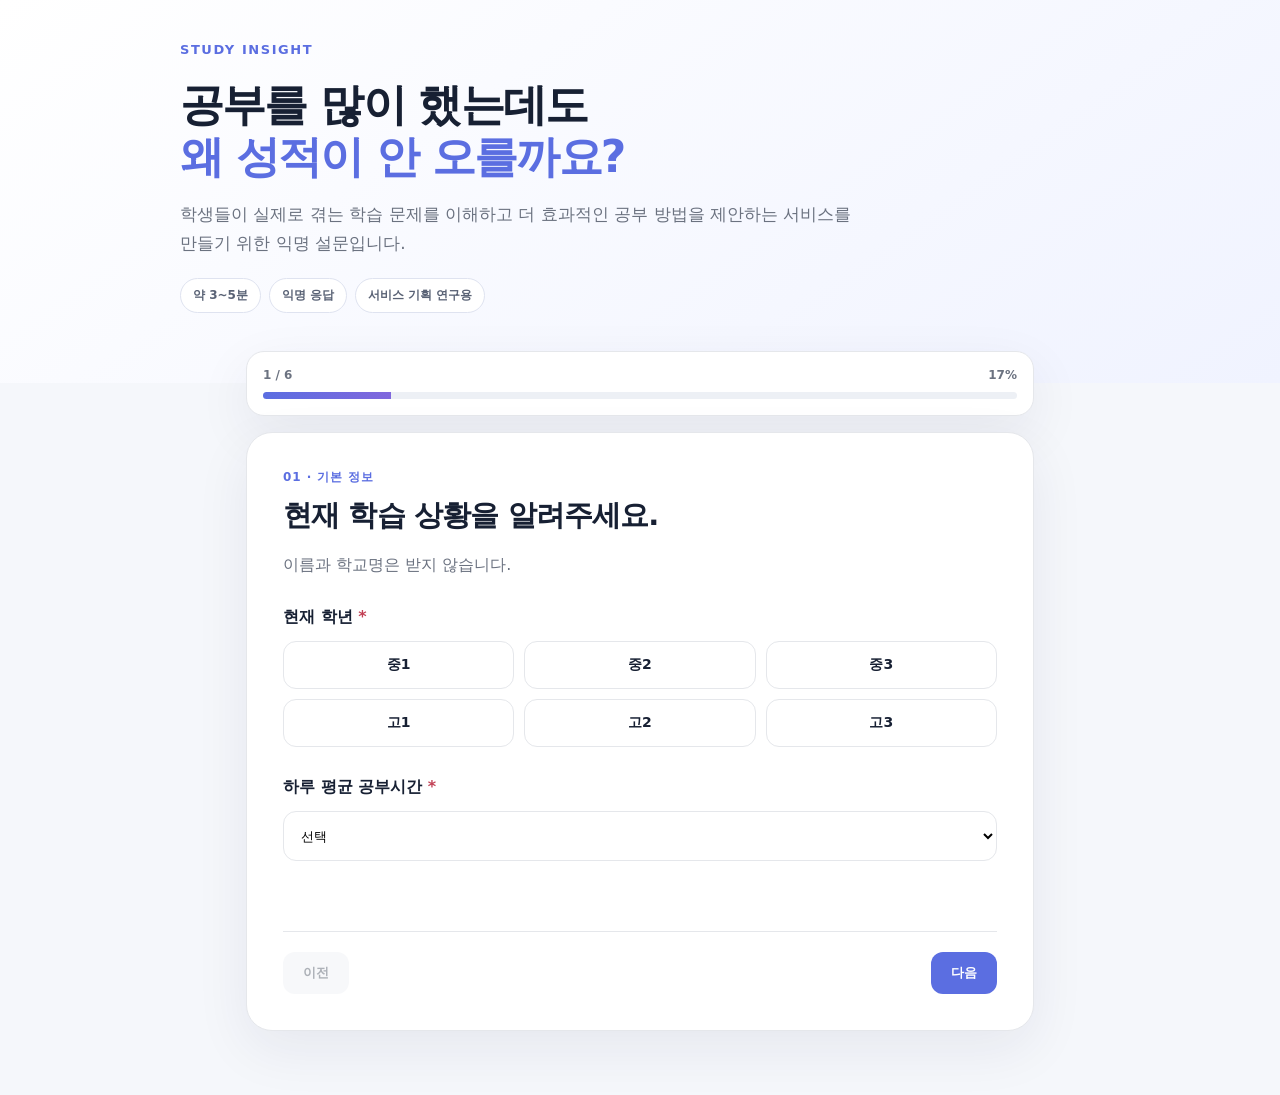
<file: index.html>
<!doctype html>
<html lang="ko">
<head>
<meta charset="utf-8"><meta name="viewport" content="width=device-width,initial-scale=1">
<title>학생 학습 경험 설문</title>
<style>
:root{--bg:#f5f7fb;--card:#fff;--text:#172033;--muted:#6b7280;--line:#e5e7eb;--brand:#5b6ee1;--soft:#eef1ff;--danger:#c24155}
*{box-sizing:border-box}body{margin:0;font-family:system-ui,-apple-system,"Noto Sans KR",sans-serif;background:var(--bg);color:var(--text)}
.hero{padding:42px 20px 70px;background:linear-gradient(145deg,#fff,#f0f3ff)}.inner{max-width:920px;margin:auto}.brand{font-weight:800;letter-spacing:.12em;color:var(--brand);font-size:13px}.hero h1{font-size:44px;line-height:1.18;letter-spacing:-.04em;margin:22px 0 15px}.hero h1 span{color:var(--brand)}.hero p{color:var(--muted);font-size:17px;line-height:1.7;max-width:680px}.chips{display:flex;gap:8px;flex-wrap:wrap;margin-top:20px}.chip{border:1px solid #dfe3f0;background:#fff;padding:8px 12px;border-radius:999px;font-size:12px;font-weight:700;color:#596275}
.wrap{max-width:820px;margin:-32px auto 0;padding:0 16px 64px}.progress,.survey{background:var(--card);border:1px solid var(--line);box-shadow:0 18px 55px rgba(25,35,65,.07)}.progress{border-radius:18px;padding:16px;margin-bottom:16px}.phead{display:flex;justify-content:space-between;font-size:12px;color:var(--muted);font-weight:700}.track{height:7px;background:#edf0f5;border-radius:99px;margin-top:10px;overflow:hidden}.bar{height:100%;background:linear-gradient(90deg,var(--brand),#8067dd);width:16.7%;transition:.25s}.survey{border-radius:26px;padding:36px}.step{display:none}.step.active{display:block}.kicker{font-size:12px;font-weight:800;letter-spacing:.08em;color:var(--brand)}h2{font-size:29px;letter-spacing:-.03em;margin:10px 0 8px}.desc{color:var(--muted);line-height:1.6}.group{margin-top:28px}.label{font-weight:800;line-height:1.5;margin-bottom:12px;display:block}.label b{color:var(--danger)}
.grid{display:grid;gap:10px}.g2{grid-template-columns:repeat(2,1fr)}.g3{grid-template-columns:repeat(3,1fr)}.g4{grid-template-columns:repeat(4,1fr)}.choice input,.feature input,.intent input{position:absolute;opacity:0}.choice span,.intent span{display:flex;align-items:center;justify-content:center;min-height:48px;border:1px solid var(--line);border-radius:13px;padding:10px;background:#fff;font-size:14px;font-weight:700;cursor:pointer}.choice input:checked+span,.intent input:checked+span{border-color:var(--brand);background:var(--soft);color:var(--brand)}
.feature span{display:flex;flex-direction:column;gap:4px;border:1px solid var(--line);border-radius:15px;padding:15px 17px;cursor:pointer}.feature input:checked+span{border-color:var(--brand);background:var(--soft)}.feature small{color:var(--muted);line-height:1.45}select,textarea{width:100%;border:1px solid var(--line);border-radius:13px;background:#fff;padding:13px;outline:none}select{height:50px}textarea{resize:vertical;line-height:1.6}.helper{font-size:12px;color:var(--muted)}.consent{display:flex;gap:10px;align-items:flex-start;background:#f8fafc;padding:15px;border-radius:13px;color:var(--muted);font-size:13px;line-height:1.5;margin-top:24px}.alert{min-height:20px;color:var(--danger);font-size:13px;font-weight:700;margin-top:16px}.actions{display:flex;gap:12px;justify-content:space-between;border-top:1px solid var(--line);margin-top:34px;padding-top:20px}.btn{border:0;border-radius:12px;padding:12px 20px;font-weight:800;cursor:pointer}.primary{background:var(--brand);color:#fff}.ghost{background:#eff1f5;color:#4b5563}.btn:disabled{opacity:.45}.hidden{display:none!important}.modal{position:fixed;inset:0;background:rgba(15,23,42,.45);display:grid;place-items:center;padding:20px}.modal-card{background:#fff;border-radius:22px;padding:30px;text-align:center;max-width:420px}.ok{width:54px;height:54px;border-radius:50%;display:grid;place-items:center;margin:auto;background:var(--soft);color:var(--brand);font-size:26px;font-weight:900}
@media(max-width:680px){.hero{padding:30px 18px 58px}.hero h1{font-size:34px}.survey{padding:24px 18px}.g3,.g4,.g2{grid-template-columns:repeat(2,1fr)}h2{font-size:24px}.actions{position:sticky;bottom:0;background:#fff;margin-left:-18px;margin-right:-18px;padding:13px 18px}.btn{flex:1}}
</style></head><body>
<header class="hero"><div class="inner"><div class="brand">STUDY INSIGHT</div><h1>공부를 많이 했는데도<br><span>왜 성적이 안 오를까요?</span></h1><p>학생들이 실제로 겪는 학습 문제를 이해하고 더 효과적인 공부 방법을 제안하는 서비스를 만들기 위한 익명 설문입니다.</p><div class="chips"><span class="chip">약 3~5분</span><span class="chip">익명 응답</span><span class="chip">서비스 기획 연구용</span></div></div></header>
<main class="wrap"><div class="progress"><div class="phead"><span id="stepText">1 / 6</span><span id="pctText">17%</span></div><div class="track"><div class="bar" id="bar"></div></div></div>
<form class="survey" id="surveyForm">
<section class="step active"><div class="kicker">01 · 기본 정보</div><h2>현재 학습 상황을 알려주세요.</h2><p class="desc">이름과 학교명은 받지 않습니다.</p>
<div class="group"><span class="label">현재 학년 <b>*</b></span><div class="grid g3">
<label class="choice"><input required type="radio" name="grade" value="중1"><span>중1</span></label><label class="choice"><input type="radio" name="grade" value="중2"><span>중2</span></label><label class="choice"><input type="radio" name="grade" value="중3"><span>중3</span></label><label class="choice"><input type="radio" name="grade" value="고1"><span>고1</span></label><label class="choice"><input type="radio" name="grade" value="고2"><span>고2</span></label><label class="choice"><input type="radio" name="grade" value="고3"><span>고3</span></label></div></div>
<div class="group"><label class="label">하루 평균 공부시간 <b>*</b></label><select required name="studyHours"><option value="">선택</option><option>1시간 미만</option><option>1~2시간</option><option>2~3시간</option><option>3~5시간</option><option>5시간 이상</option></select></div></section>
<section class="step"><div class="kicker">02 · 성적과 고민</div><h2>공부와 성적 사이에서 어떤 어려움을 느끼나요?</h2>
<div class="group"><span class="label">공부를 했는데도 왜 성적이 오르지 않는지 모르겠다고 느낀 적이 있나요? <b>*</b></span><div class="grid g4"><label class="choice"><input required type="radio" name="scoreStuck" value="전혀 없다"><span>전혀 없다</span></label><label class="choice"><input type="radio" name="scoreStuck" value="가끔 있다"><span>가끔</span></label><label class="choice"><input type="radio" name="scoreStuck" value="자주 있다"><span>자주</span></label><label class="choice"><input type="radio" name="scoreStuck" value="매우 자주 있다"><span>매우 자주</span></label></div></div>
<div class="group"><span class="label">성적이 기대만큼 나오지 않았을 때 원인은 무엇이라고 생각하나요? <b>*</b></span><div class="grid g2"><label class="choice"><input type="checkbox" name="causes" value="개념 부족"><span>개념 부족</span></label><label class="choice"><input type="checkbox" name="causes" value="계산/실수"><span>계산·실수</span></label><label class="choice"><input type="checkbox" name="causes" value="문제 해석"><span>문제 해석</span></label><label class="choice"><input type="checkbox" name="causes" value="시간 부족"><span>시간 부족</span></label><label class="choice"><input type="checkbox" name="causes" value="암기 부족"><span>암기 부족</span></label><label class="choice"><input type="checkbox" name="causes" value="공부 방법 문제"><span>공부 방법 문제</span></label></div><p class="helper">복수 선택 가능</p></div></section>
<section class="step"><div class="kicker">03 · 현재 관리 방식</div><h2>지금은 공부를 어떻게 기록하고 관리하나요?</h2>
<div class="group"><span class="label">현재 사용하는 방법을 모두 골라주세요. <b>*</b></span><div class="grid g2"><label class="choice"><input type="checkbox" name="tools" value="종이 플래너"><span>종이 플래너</span></label><label class="choice"><input type="checkbox" name="tools" value="공부 타이머 앱"><span>공부 타이머 앱</span></label><label class="choice"><input type="checkbox" name="tools" value="오답노트"><span>오답노트</span></label><label class="choice"><input type="checkbox" name="tools" value="학원/학교 관리"><span>학원·학교 관리</span></label><label class="choice"><input type="checkbox" name="tools" value="AI 문제풀이 앱"><span>AI 문제풀이 앱</span></label><label class="choice"><input type="checkbox" name="tools" value="별도 관리 안 함"><span>별도 관리 안 함</span></label></div></div>
<div class="group"><span class="label">시험 뒤 틀린 문제의 원인을 따로 기록하나요? <b>*</b></span><div class="grid g4"><label class="choice"><input required type="radio" name="wrongReview" value="항상"><span>항상</span></label><label class="choice"><input type="radio" name="wrongReview" value="가끔"><span>가끔</span></label><label class="choice"><input type="radio" name="wrongReview" value="거의 안 함"><span>거의 안 함</span></label><label class="choice"><input type="radio" name="wrongReview" value="전혀 안 함"><span>전혀 안 함</span></label></div></div></section>
<section class="step"><div class="kicker">04 · 원하는 기능</div><h2>어떤 기능이 실제로 도움이 될 것 같나요?</h2><div class="group"><span class="label">최대 4개까지 골라주세요. <b>*</b></span><div class="grid">
<label class="feature"><input type="checkbox" name="features" value="오답 원인 자동 분석"><span><strong>오답 원인 자동 분석</strong><small>개념 부족·실수·문제 해석 등 반복 원인 파악</small></span></label>
<label class="feature"><input type="checkbox" name="features" value="공부 방식과 성적 변화 연결"><span><strong>공부 방식 ↔ 성적 변화 분석</strong><small>어떤 공부가 실제 점수 향상에 효과적이었는지 분석</small></span></label>
<label class="feature"><input type="checkbox" name="features" value="AI 맞춤 학습 피드백"><span><strong>AI 맞춤 학습 피드백</strong><small>다음 시험까지 무엇을 바꿔야 하는지 제안</small></span></label>
<label class="feature"><input type="checkbox" name="features" value="비슷한 학생 벤치마킹"><span><strong>비슷한 학생 벤치마킹</strong><small>나와 비슷한 학생들의 효과적인 공부 패턴 참고</small></span></label>
<label class="feature"><input type="checkbox" name="features" value="공부 기록 공유 피드"><span><strong>공부 기록 공유 피드</strong><small>친구들과 공부 기록과 성취를 공유</small></span></label>
<label class="feature"><input type="checkbox" name="features" value="상호 동의 경쟁 모드"><span><strong>상호 동의 경쟁 모드</strong><small>서로 동의한 친구와 공부시간·성적·피드백 비교</small></span></label>
<label class="feature"><input type="checkbox" name="features" value="레벨과 보상"><span><strong>레벨·보상 시스템</strong><small>학습 행동에 따라 경험치와 프리미엄 체험권 획득</small></span></label></div><p class="helper" id="featureCount">0 / 4 선택</p></div></section>
<section class="step"><div class="kicker">05 · 사용 의향</div><h2>이런 서비스가 실제로 있다면 사용해볼까요?</h2>
<div class="group"><span class="label">사용 의향 <b>*</b></span><div class="grid" style="grid-template-columns:repeat(5,1fr)"><label class="intent"><input required type="radio" name="intent" value="1"><span>1</span></label><label class="intent"><input type="radio" name="intent" value="2"><span>2</span></label><label class="intent"><input type="radio" name="intent" value="3"><span>3</span></label><label class="intent"><input type="radio" name="intent" value="4"><span>4</span></label><label class="intent"><input type="radio" name="intent" value="5"><span>5</span></label></div><p class="helper">1 = 전혀 사용할 생각 없음 · 5 = 꼭 써보고 싶음</p></div>
<div class="group"><label class="label">유료 기능이 충분히 유용하다면 월 구독에 대한 생각은? <b>*</b></label><select required name="pay"><option value="">선택</option><option>무료만 사용하고 싶다</option><option>월 1,000~2,900원이면 고려</option><option>월 3,000~4,900원이면 고려</option><option>월 5,000~7,900원이면 고려</option><option>가격보다 기능이 중요하다</option></select></div></section>
<section class="step"><div class="kicker">06 · 마지막 한마디</div><h2>지금 사용하는 공부 앱에서 가장 아쉬운 점은 무엇인가요?</h2><p class="desc">짧게 적어도 괜찮습니다. 실제 기능 결정에 큰 도움이 됩니다.</p><div class="group"><textarea name="frustration" rows="5" maxlength="500" placeholder="예) 공부시간은 보여주는데, 내가 뭘 잘못 공부하고 있는지는 알려주지 않아요."></textarea></div><div class="group"><textarea name="extra" rows="4" maxlength="500" placeholder="추가로 있었으면 하는 기능이나 의견"></textarea></div><label class="consent"><input required type="checkbox" name="consent"><span>설문 응답이 익명으로 서비스 기획 및 통계 분석에 활용되는 것에 동의합니다. *</span></label></section>
<div class="alert" id="alert"></div><div class="actions"><button type="button" class="btn ghost" id="prev">이전</button><button type="button" class="btn primary" id="next">다음</button><button type="submit" class="btn primary hidden" id="submit">설문 제출</button></div></form></main>
<div class="modal hidden" id="modal"><div class="modal-card"><div class="ok">✓</div><h3>응답이 제출되었습니다.</h3><p class="desc">소중한 의견 감사합니다.</p><button class="btn primary" onclick="location.reload()">확인</button></div></div>
<script>
const SCRIPT_URL="https://script.google.com/macros/s/AKfycbzap53kls3YOIjwRuP3iraJwdW4G9emUFSvYJt4BJF0qacSChqpZxL74Stms8CkHOpr/exec";
const form=document.getElementById('surveyForm'),steps=[...document.querySelectorAll('.step')],prev=document.getElementById('prev'),next=document.getElementById('next'),submit=document.getElementById('submit'),alertBox=document.getElementById('alert'),bar=document.getElementById('bar'),stepText=document.getElementById('stepText'),pctText=document.getElementById('pctText'),modal=document.getElementById('modal'),featureCount=document.getElementById('featureCount');let current=0;
function show(i){current=i;steps.forEach((s,n)=>s.classList.toggle('active',n===i));const pct=Math.round((i+1)/steps.length*100);bar.style.width=pct+'%';stepText.textContent=(i+1)+' / '+steps.length;pctText.textContent=pct+'%';prev.disabled=i===0;next.classList.toggle('hidden',i===steps.length-1);submit.classList.toggle('hidden',i!==steps.length-1);alertBox.textContent='';window.scrollTo({top:document.querySelector('.wrap').offsetTop-8,behavior:'smooth'})}
function count(name){return form.querySelectorAll('input[name="'+name+'"]:checked').length}
function validate(){alertBox.textContent='';const step=steps[current];for(const el of step.querySelectorAll('[required]')){if(el.type==='radio'){if(!step.querySelector('input[name="'+el.name+'"]:checked')){alertBox.textContent='필수 문항에 응답해주세요.';return false}}else if(el.type==='checkbox'){if(!el.checked){alertBox.textContent='필수 동의 항목을 확인해주세요.';return false}}else if(!el.value){alertBox.textContent='필수 문항에 응답해주세요.';return false}}if(current===1&&count('causes')===0){alertBox.textContent='원인을 하나 이상 선택해주세요.';return false}if(current===2&&count('tools')===0){alertBox.textContent='관리 방법을 하나 이상 선택해주세요.';return false}if(current===3&&count('features')===0){alertBox.textContent='원하는 기능을 하나 이상 선택해주세요.';return false}return true}
next.onclick=()=>{if(validate())show(current+1)};prev.onclick=()=>show(Math.max(0,current-1));
document.querySelectorAll('input[name="features"]').forEach(x=>x.onchange=()=>{let n=count('features');if(n>4){x.checked=false;n=count('features');alertBox.textContent='최대 4개까지 선택할 수 있습니다.'}featureCount.textContent=n+' / 4 선택'});
function data(){const fd=new FormData(form),o={};for(const [k,v] of fd.entries()){if(o[k])o[k]=Array.isArray(o[k])?[...o[k],v]:[o[k],v];else o[k]=v}['causes','tools','features'].forEach(k=>{if(!o[k])o[k]=[];else if(!Array.isArray(o[k]))o[k]=[o[k]]});return o}
form.onsubmit=async e=>{e.preventDefault();if(!validate())return;if(SCRIPT_URL.includes('PASTE_YOUR')){alertBox.textContent='응답 저장 기능 연결 전입니다. 설문 화면 테스트는 가능합니다.';return}submit.disabled=true;submit.textContent='제출 중...';try{const r=await fetch(SCRIPT_URL,{method:'POST',headers:{'Content-Type':'text/plain;charset=utf-8'},body:JSON.stringify(data())});if(!r.ok)throw 0;modal.classList.remove('hidden')}catch{alertBox.textContent='제출 중 오류가 발생했습니다.'}finally{submit.disabled=false;submit.textContent='설문 제출'}};
show(0);
</script></body></html>
</file>
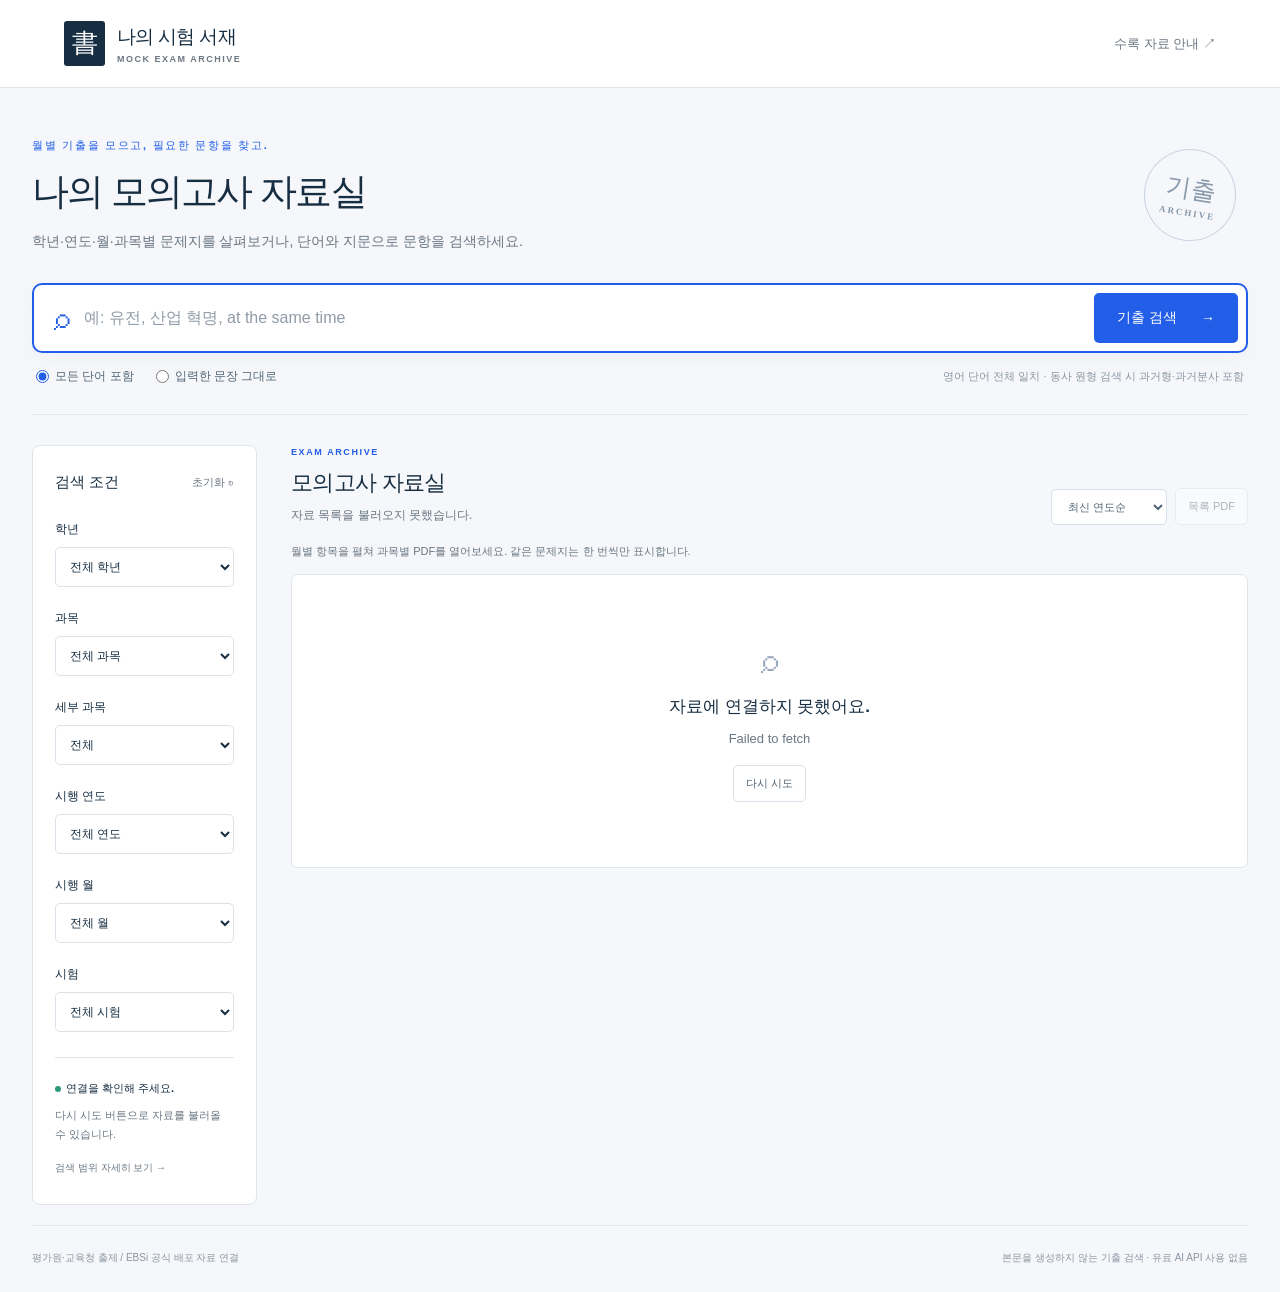
<file: exam-search/index.html>
<!doctype html>
<html lang="ko">
<head>
  <meta charset="utf-8"><meta name="viewport" content="width=device-width,initial-scale=1">
  <meta name="description" content="단어와 지문으로 찾는 고1·고2·고3 공식 모의고사 기출 검색. 학년을 선택하고 영어 검색어의 위치가 표시된 PDF를 열어보세요.">
  <meta name="theme-color" content="#172e42"><title>기출 찾기 | 나의 시험 서재</title>
  <link rel="icon" href="./favicon.svg" type="image/svg+xml"><link rel="stylesheet" href="./styles.css?v=history-1">
  <script src="./config.js?v=history-1" defer></script><script src="./catalog.js?v=history-1" defer></script><script src="./app.js?v=history-1" defer></script>
</head>
<body>
  <header class="topbar"><a class="brand" href="./" aria-label="나의 시험 서재 홈"><span class="brand-mark">書</span><span>나의 시험 서재<small>MOCK EXAM ARCHIVE</small></span></a><button class="text-button" id="coverage-open">수록 자료 안내 <span aria-hidden="true">↗</span></button></header>
  <main>
    <section class="intro"><div><p class="eyebrow">월별 기출을 모으고, 필요한 문항을 찾고.</p><h1>나의 모의고사 자료실</h1><p class="intro-copy">학년·연도·월·과목별 문제지를 살펴보거나, 단어와 지문으로 문항을 검색하세요.</p></div><div class="archive-stamp" aria-hidden="true">기출<br><span>ARCHIVE</span></div></section>
    <form id="search-form" role="search">
      <div class="search-box"><label class="sr-only" for="query">찾을 단어 또는 지문</label><span aria-hidden="true" class="search-icon">⌕</span><input id="query" name="q" type="search" maxlength="200" placeholder="예: 유전, 산업 혁명, at the same time" autocomplete="off"><button class="primary" type="submit">기출 검색 <span aria-hidden="true">→</span></button></div>
      <div class="search-options"><label><input type="radio" name="mode" value="all" checked> 모든 단어 포함</label><label><input type="radio" name="mode" value="phrase"> 입력한 문장 그대로</label><span>영어 단어 전체 일치 · 동사 원형 검색 시 과거형·과거분사 포함</span></div>
    </form>
    <div class="workspace">
      <aside class="filters" aria-label="검색 조건"><div class="filter-heading"><h2>검색 조건</h2><button id="reset" class="text-button" type="button">초기화 ↻</button></div>
        <label for="grade">학년</label><select id="grade" aria-label="학년"><option value="">전체 학년</option></select>
        <label for="subject">과목</label><select id="subject"><option value="">전체 과목</option></select>
        <label for="detail">세부 과목</label><select id="detail"><option value="">전체</option></select>
        <label for="year">시행 연도</label><select id="year"><option value="">전체 연도</option></select>
        <label for="month">시행 월</label><select id="month"><option value="">전체 월</option></select>
        <label for="kind">시험</label><select id="kind"><option value="">전체 시험</option></select>
        <div class="coverage-note"><span class="live-dot"></span><strong id="coverage-title">수록 자료 확인 중</strong><p id="coverage-summary">공식 배포 자료를 확인하고 있습니다.</p><button id="coverage-more" type="button" class="text-button">검색 범위 자세히 보기 →</button></div>
      </aside>
      <section class="results-section" aria-labelledby="results-title"><div class="results-heading"><div><p class="eyebrow" id="results-eyebrow">EXAM ARCHIVE</p><h2 id="results-title">모의고사 자료실</h2><p id="result-summary" role="status" aria-live="polite">자료를 불러오고 있습니다.</p></div><div class="result-tools"><label class="sr-only" for="sort">결과 정렬</label><select id="sort"><option value="newest">최신 연도순</option><option value="oldest">오래된 연도순</option></select><button class="secondary" type="button" id="print" disabled>목록 PDF</button></div></div>
        <p class="reading-note" id="reading-note">월별 항목을 펼쳐 과목별 PDF를 열어보세요. 같은 문제지는 한 번씩만 표시합니다.</p><button type="button" id="browse-return" class="text-button browse-return" hidden>← 키워드 지우고 자료실 보기</button>
        <div id="results" aria-busy="true"><div class="state-card"><span class="loader" aria-hidden="true"></span><h3>기출 목록을 불러오는 중입니다.</h3></div></div>
        <nav class="pagination" id="pagination" aria-label="결과 페이지"></nav>
      </section>
    </div>
    <footer><p>평가원·교육청 출제 / EBSi 공식 배포 자료 연결</p><p>본문을 생성하지 않는 기출 검색 · 유료 AI API 사용 없음</p></footer>
  </main>
  <dialog id="coverage-dialog" aria-labelledby="coverage-dialog-title"><div class="dialog-heading"><div><p class="eyebrow">ABOUT THIS ARCHIVE</p><h2 id="coverage-dialog-title">검색할 수 있는 자료</h2></div><button class="icon-button" id="coverage-close" aria-label="안내 닫기">×</button></div><p id="catalog-stats"></p><ul id="limitations"></ul><h3>출처와 수록 시험</h3><p>평가원·교육청이 출제하고 EBSi가 배포하는 공개 문제지를 기준으로 문항 번호를 확인했습니다. 문제 본문은 원문 링크에서 확인할 수 있습니다.</p><div id="source-list"></div><a class="source-link" href="https://www.ebsi.co.kr/ebs/xip/xipc/previousPaperList.ebs?targetCd=D300" target="_blank" rel="noopener noreferrer">EBSi 공식 기출문제 자료실 ↗</a></dialog>
  <noscript><p class="no-script">이 검색 서비스는 자바스크립트를 켜야 사용할 수 있습니다. Chrome 설정에서 자바스크립트를 허용해 주세요.</p></noscript>
</body></html>
</file>
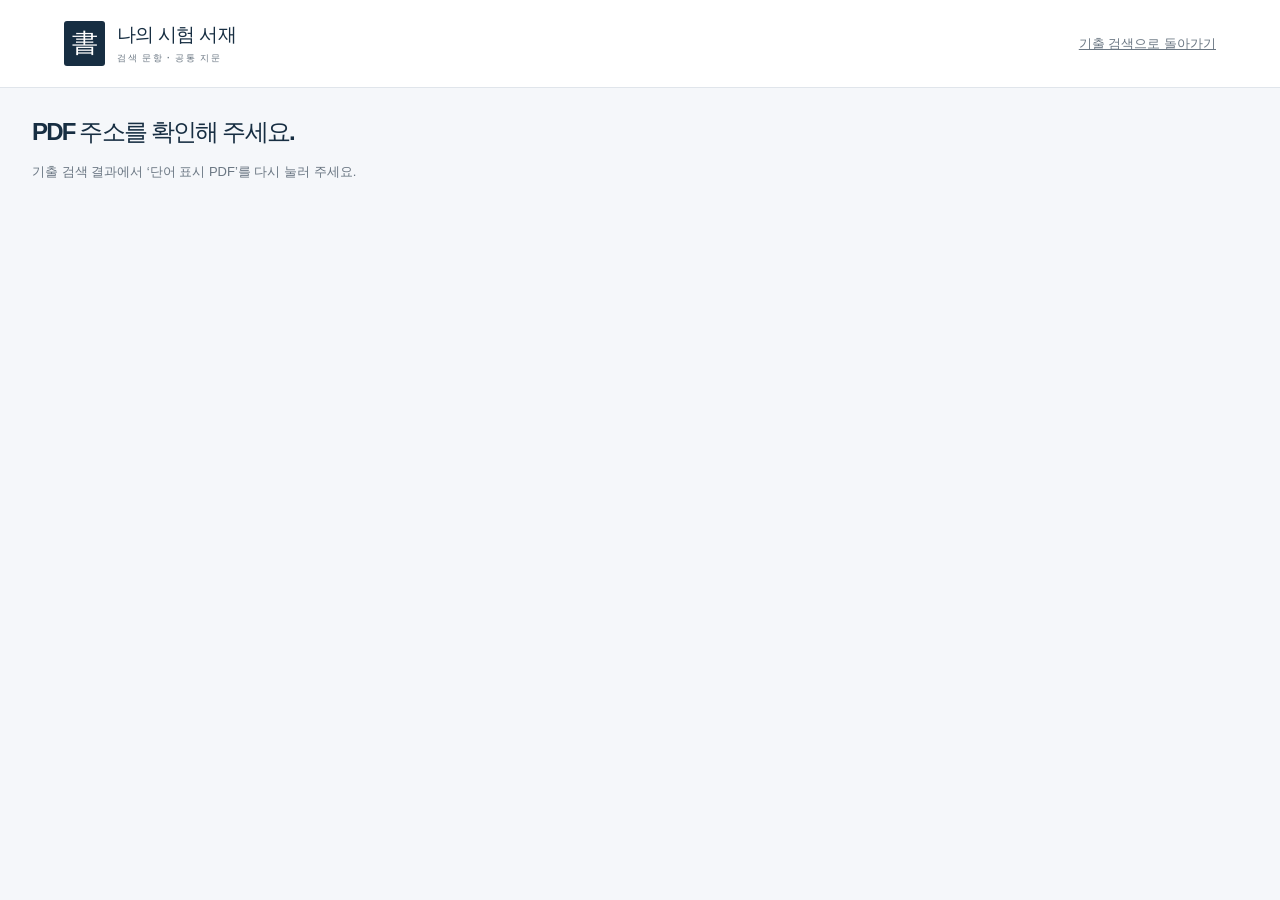
<file: exam-search/viewer.html>
<!doctype html><html lang="ko"><head><meta charset="utf-8"><meta name="viewport" content="width=device-width,initial-scale=1"><title>문항 PDF | 나의 시험 서재</title><link rel="icon" href="./favicon.svg"><link rel="stylesheet" href="./styles.css?v=history-1"><script src="./config.js?v=history-1" defer></script><script src="./viewer.js?v=history-1" defer></script></head><body class="viewer-body"><header class="topbar"><a class="brand" href="./"><span class="brand-mark">書</span><span>나의 시험 서재<small>검색 문항 · 공통 지문</small></span></a><a class="text-button" href="./">기출 검색으로 돌아가기</a></header><main class="viewer-main"><h1 id="viewer-title">검색어 위치를 표시하고 있습니다.</h1><p id="viewer-status" role="status" aria-live="polite">공식 문제지를 불러오고 있습니다. 잠시만 기다려 주세요.</p><div id="viewer-actions" class="viewer-actions"><button id="viewer-retry" class="secondary" type="button" hidden>다시 시도</button><a id="viewer-open" class="pdf-link" target="_blank" rel="noopener" hidden>문항 PDF 새 창으로 열기 ↗</a><a id="viewer-download" class="pdf-link" hidden>문항 PDF 저장 ↓</a><a id="viewer-original" class="explanation-link" target="_blank" rel="noopener noreferrer" hidden>공식 원문 PDF ↗</a></div><iframe id="pdf-frame" class="pdf-frame" title="검색어가 노란색으로 표시된 PDF" hidden></iframe></main><noscript><p class="no-script">PDF를 열려면 자바스크립트를 허용해 주세요.</p></noscript></body></html>
</file>
<file: exam-search/styles.css>
:root{color-scheme:light;--ink:#172e42;--muted:#6b7783;--blue:#225ee8;--line:#e0e5eb;--paper:#f5f7fa;--white:#fff;font-family:Pretendard,"Noto Sans KR","Apple SD Gothic Neo","Malgun Gothic",sans-serif;color:var(--ink);background:var(--paper);font-synthesis:none}*{box-sizing:border-box}body{margin:0}button,input,select{font:inherit}button,a,input,select{touch-action:manipulation}button,a,select{ -webkit-tap-highlight-color:transparent}button{cursor:pointer}button:disabled{opacity:.45;cursor:default}a{color:inherit}button:focus-visible,a:focus-visible,input:focus-visible,select:focus-visible{outline:3px solid #7ca3ff;outline-offset:3px}.topbar{height:88px;background:#fff;border-bottom:1px solid var(--line);padding:0 max(5%,calc((100vw - 1280px)/2));display:flex;align-items:center;justify-content:space-between;gap:20px}.brand{display:flex;align-items:center;gap:12px;text-decoration:none;font-size:19px;font-weight:800;letter-spacing:-.7px}.brand-mark{display:grid;place-items:center;background:var(--ink);color:#fff;width:41px;height:45px;border-radius:3px;font-size:26px;font-family:serif}.brand small{display:block;font-size:9px;letter-spacing:1.5px;color:var(--muted);margin-top:4px}.text-button{background:none;border:0;color:var(--muted);padding:7px 0;font-size:12px;font-weight:600}.topbar .text-button{font-size:13px}.text-button:hover{color:var(--blue)}main{max-width:1280px;margin:auto;padding:48px 32px 0}.intro{display:flex;align-items:center;justify-content:space-between;gap:20px;margin-bottom:30px}.eyebrow{font-size:11px;font-weight:700;letter-spacing:1.7px;color:var(--blue);margin:0 0 12px}h1{font-size:37px;letter-spacing:-1.8px;line-height:1.35;margin:0 0 13px}p{line-height:1.7}.intro-copy{margin:0;color:var(--muted);font-size:14px}.archive-stamp{width:92px;height:92px;border:1px solid #cbd5e2;transform:rotate(9deg);display:flex;flex-direction:column;align-items:center;justify-content:center;border-radius:50%;font-family:serif;font-weight:bold;font-size:25px;color:#8899ac;margin-right:12px}.archive-stamp span{font-family:inherit;font-size:9px;letter-spacing:2px;margin-top:3px}.search-box{display:flex;align-items:center;gap:14px;background:#fff;border:2px solid var(--blue);padding:8px;border-radius:10px;box-shadow:0 6px 24px #16357308}.search-icon{font-size:31px;padding-left:12px;color:var(--blue)}.search-box input{width:100%;min-width:0;background:transparent;border:0;padding:10px 0;outline:none;font-size:16px;color:var(--ink)}.search-box input::placeholder{color:#909ba7}.primary{display:flex;align-items:center;justify-content:center;gap:24px;white-space:nowrap;border:0;border-radius:5px;padding:16px 23px;background:var(--blue);color:#fff;font-weight:700;font-size:14px}.primary:hover{background:#184ed0}.search-options{display:flex;align-items:center;gap:22px;padding:15px 4px 29px;font-size:12px;color:#526474;flex-wrap:wrap}.search-options label{display:flex;align-items:center;gap:6px}.search-options input{accent-color:var(--blue);margin:0}.search-options>span{color:#8a96a2;font-size:11px;margin-left:auto}.workspace{display:grid;grid-template-columns:225px minmax(0,1fr);gap:34px;border-top:1px solid var(--line);padding-top:30px}.filters{align-self:start;background:#fff;border:1px solid var(--line);border-radius:8px;padding:22px}.filter-heading{display:flex;align-items:center;justify-content:space-between;gap:6px;margin-bottom:24px}.filter-heading h2{font-size:15px;margin:0}.filter-heading .text-button{font-size:11px}.filters>label{display:block;font-size:12px;font-weight:700;margin-bottom:9px}.filters>select{width:100%;padding:11px 10px;background:#fff;color:var(--ink);border:1px solid #dce2e9;border-radius:5px;font-size:12px;margin-bottom:23px;cursor:pointer}.coverage-note{padding-top:23px;border-top:1px solid var(--line);margin-top:2px;font-size:11px}.coverage-note strong{font-size:11px}.live-dot{display:inline-block;width:6px;height:6px;border-radius:50%;background:#2a9879;margin-right:5px}.coverage-note p{font-size:11px;color:var(--muted);margin:10px 0}.coverage-note button{font-size:10px}.results-heading{display:flex;align-items:flex-end;justify-content:space-between;gap:16px;margin-bottom:18px}.results-heading .eyebrow{font-size:9px;letter-spacing:1.6px;margin:0 0 7px}.results-heading h2{font-size:22px;letter-spacing:-.7px;margin:0}.results-heading h2 span{color:var(--blue)}#result-summary{font-size:12px;color:var(--muted);margin:7px 0 0}.result-tools{display:flex;gap:8px;align-items:center;flex-shrink:0}.result-tools select,.secondary{font-size:11px;padding:10px 12px;border:1px solid #d8e0e9;background:#fff;border-radius:5px;color:#526474;white-space:nowrap}.secondary:hover{border-color:var(--blue);color:var(--blue)}.reading-note{font-size:11px;line-height:1.6;margin:0 0 13px;color:var(--muted)}#results{display:grid;gap:10px}.result-card{background:#fff;border:1px solid var(--line);border-radius:7px;padding:20px 22px;display:grid;grid-template-columns:minmax(0,1fr) auto;gap:15px;align-items:center}.result-card:hover{border-color:#b1c4e3}.result-top{display:flex;gap:7px;align-items:center;flex-wrap:wrap;margin-bottom:10px}.subject-tag{font-size:10px;color:#225ee8;background:#edf2ff;padding:4px 7px;border-radius:3px;font-weight:700}.detail-tag{font-size:11px;color:#6a7785}.result-card h3{font-size:15px;line-height:1.6;margin:0;letter-spacing:-.4px}.question-number{color:var(--blue);white-space:nowrap}.result-meta{font-size:10px;color:#86919d;margin:8px 0 0;line-height:1.7}.shared-tag{display:inline-block;margin:8px 0 0;color:#6a7785;font-size:10px;background:#f4f6f9;padding:3px 6px;border-radius:3px}.result-actions{display:flex;flex-direction:column;align-items:center;gap:8px}.pdf-link{display:block;border:1px solid #cfdaeb;border-radius:4px;color:#244e8b;padding:10px 13px;text-decoration:none;font-size:11px;white-space:nowrap;font-weight:700}.pdf-link:hover{background:#edf3ff}.explanation-link{font-size:10px;color:var(--muted);text-decoration:none;padding:4px}.explanation-link:hover{color:var(--blue)}.pagination{display:flex;gap:8px;justify-content:center;align-items:center;padding:25px 0}.pagination button{border:1px solid var(--line);padding:9px 13px;background:#fff;color:var(--ink);border-radius:4px;font-size:12px}.pagination span{font-size:11px;color:var(--muted);min-width:80px;text-align:center}.state-card{text-align:center;min-height:260px;padding:65px 24px;background:#fff;border:1px solid var(--line);border-radius:7px}.state-card h3{font-size:17px;margin:16px 0 10px}.state-card p{color:var(--muted);font-size:13px;max-width:440px;margin:0 auto 15px}.state-symbol{font-size:34px;color:#9caabd}.loader{display:inline-block;width:26px;height:26px;border:2px solid #dbe5ff;border-top-color:var(--blue);border-radius:50%;animation:spin 1s linear infinite}@keyframes spin{to{transform:rotate(360deg)}}footer{display:flex;justify-content:space-between;gap:15px;border-top:1px solid var(--line);padding:23px 0 26px;color:#8a96a2;font-size:10px;margin-top:20px}footer p{margin:0}dialog{border:1px solid var(--line);border-radius:12px;max-width:680px;width:calc(100% - 32px);max-height:85vh;padding:32px;color:var(--ink);box-shadow:0 20px 100px #172e4233}dialog::backdrop{background:#14253a75}.dialog-heading{display:flex;align-items:flex-start;justify-content:space-between;gap:20px}.dialog-heading h2{font-size:24px;margin:0}.icon-button{border:0;background:#f2f5f9;border-radius:50%;width:30px;height:30px;font-size:24px;line-height:1;color:var(--ink)}dialog p,dialog li{font-size:13px;line-height:1.8;color:var(--muted)}dialog ul{padding-left:20px}dialog li{margin:10px 0}dialog h3{font-size:15px;margin:25px 0 8px}#source-list{display:grid;gap:6px;margin:15px 0 24px}.source-row{padding:9px 12px;background:var(--paper);font-size:12px;line-height:1.6;display:flex;justify-content:space-between;gap:12px}.source-link{font-size:12px;color:var(--blue)}.sr-only{position:absolute;width:1px;height:1px;padding:0;margin:-1px;overflow:hidden;clip:rect(0,0,0,0);white-space:nowrap;border:0}.no-script{padding:20px;background:#fff4d8;text-align:center}.print-query{display:none}@media(max-width:850px){main{padding:34px 22px 0}.topbar{padding:0 22px;height:76px}.workspace{grid-template-columns:190px minmax(0,1fr);gap:20px}.filters{padding:17px}.results-heading{align-items:flex-start;flex-direction:column;gap:14px}.result-tools{align-self:flex-end}.result-card{padding:16px}.search-options{gap:16px}.search-options>span{width:100%;margin:0}.archive-stamp{width:76px;height:76px;flex-shrink:0}h1{font-size:31px}}@media(max-width:600px){main{padding:29px 16px 0}.topbar{padding:0 16px;height:70px}.brand{font-size:16px}.brand-mark{width:33px;height:38px;font-size:22px}.brand small{font-size:8px}.topbar .text-button{font-size:11px}.intro{margin-bottom:24px}.intro-copy{font-size:12px}.archive-stamp{display:none}h1{font-size:27px;letter-spacing:-1.3px}.eyebrow{font-size:10px}.search-box{padding:5px;gap:7px}.search-icon{padding-left:6px;font-size:25px}.search-box input{font-size:13px}.primary{padding:14px 12px;font-size:12px;gap:8px}.search-options{font-size:11px;padding-bottom:23px;gap:12px}.search-options>span{font-size:10px}.workspace{display:block;padding-top:20px}.filters{display:grid;grid-template-columns:1fr 1fr;gap:6px 12px;padding:15px;margin-bottom:25px}.filter-heading{grid-column:1/-1;margin-bottom:5px}.filters>label{display:none}.filters>select{margin:0;padding:10px 8px;font-size:11px}.coverage-note{grid-column:1/-1;padding-top:12px;margin-top:8px}.coverage-note p{display:inline;margin:0 6px;font-size:10px}.coverage-note button{display:block;margin-top:3px}.results-heading{flex-direction:row;align-items:flex-end;gap:10px}.results-heading h2{font-size:20px}.result-tools{gap:5px}.result-tools select,.secondary{padding:8px 6px;font-size:10px}#result-summary{font-size:10px}.reading-note{font-size:10px}.result-card{gap:8px;padding:15px 12px}.result-card h3{font-size:13px}.result-top{gap:5px;margin-bottom:7px}.result-meta{font-size:9px}.pdf-link{font-size:10px;padding:9px}.detail-tag{font-size:10px}footer{display:block;font-size:9px}footer p+p{margin-top:4px}dialog{padding:23px}dialog p,dialog li{font-size:12px}.source-row{font-size:11px;display:block}}@media(prefers-reduced-motion:reduce){.loader{animation:none}}@media print{body{background:white;font-size:12px}.topbar{padding:0;height:70px;border-bottom:2px solid #172e42}.topbar button,.intro,#search-form,.filters,.result-tools,.reading-note,.pagination,footer,dialog{display:none!important}main{padding:25px 0;max-width:none}.workspace{display:block;border:0;padding:0}.results-heading h2{font-size:22px}.result-card{break-inside:avoid;padding:12px;border-radius:0;box-shadow:none;margin-bottom:8px}.result-actions{display:none}.result-meta{font-size:10px}.result-card a{color:#000;text-decoration:none}.result-card h3{font-size:13px}.print-query{display:block;font-size:12px;color:#444}.results-heading .eyebrow{color:#444}#results{display:block}.state-card{display:none}}

.grade-tag{font-size:10px;color:#6a7785;background:#f1f4f8;border-radius:3px;padding:3px 6px}.highlight-link{background:#fff8da;border-color:#ead27b;color:#69521b}.highlight-link:hover{background:#fff0af;border-color:#d5b54b}

.pdf-error-actions{display:flex;gap:12px;flex-wrap:wrap;margin:26px 0}.pdf-error-actions .pdf-link{background:white;padding:14px 18px}
.viewer-body{background:#f5f7fa}.viewer-main{max-width:1400px;padding-top:28px}.viewer-main h1{font-size:24px}.viewer-main>p{font-size:13px;color:#6b7783}.viewer-actions{display:flex;align-items:center;gap:12px;flex-wrap:wrap;margin:18px 0}.viewer-actions .pdf-link{background:white}.pdf-frame{width:100%;height:calc(100vh - 270px);min-height:480px;border:1px solid #d8e0e9;background:white;border-radius:6px;margin-bottom:20px}[hidden]{display:none!important}@media(max-width:600px){.viewer-main h1{font-size:20px}.viewer-actions{gap:8px}.pdf-frame{min-height:500px}.viewer-actions .pdf-link{font-size:11px}}
.archive-category{margin:0 0 22px}.category-title{font-size:15px;margin:0 0 12px;letter-spacing:-.3px}.exam-group{background:#fff;border:1px solid #e0e5eb;border-radius:7px;margin:0 0 10px;overflow:hidden}.exam-group-heading{display:flex;align-items:center;gap:14px;padding:18px 20px;cursor:pointer;list-style:none}.exam-group-heading::-webkit-details-marker{display:none}.exam-group-heading:after{content:'＋';color:#7b8998;font-size:16px}.exam-group[open]>.exam-group-heading:after{content:'−'}.exam-group[open]>.exam-group-heading{border-bottom:1px solid #e8edf2}.exam-month{font-size:17px;min-width:38px}.exam-kind{font-size:12px;color:#6b7783}.exam-file-count{font-size:10px;color:#8793a0;margin-left:auto;white-space:nowrap}.exam-group-body{padding:8px 20px 13px}.paper-subject{display:grid;grid-template-columns:54px minmax(0,1fr);align-items:start;gap:15px;padding:13px 0;border-bottom:1px solid #f0f3f6}.paper-subject h4{font-size:12px;margin:9px 0 0}.paper-links{display:flex;gap:10px;flex-wrap:wrap}.paper-item{display:flex;flex-direction:column;align-items:flex-start;gap:4px}.paper-link{display:block;text-decoration:none;font-size:11px;color:#244e8b;border:1px solid #d9e2ef;border-radius:4px;padding:8px 10px;background:#f9fbff}.paper-link:hover{background:#edf3ff;border-color:#9cb7e2}.paper-answer{font-size:9px;color:#7c8895;text-decoration:none;padding:3px}.paper-answer:hover{color:#225ee8}.exam-source{font-size:10px;color:#8a96a2;margin:13px 0 0}.browse-return{margin-bottom:16px;color:#225ee8}@media(max-width:600px){.exam-group-heading{padding:15px 12px;gap:9px}.exam-kind{font-size:10px}.exam-month{font-size:15px;min-width:30px}.exam-group-body{padding:4px 12px 10px}.paper-subject{grid-template-columns:42px minmax(0,1fr);gap:8px}.paper-links{gap:8px}.paper-link{font-size:10px;padding:8px}.exam-file-count{font-size:9px}}@media print{.browse-return{display:none!important}.archive-category{break-inside:avoid}.exam-group{break-inside:avoid}.exam-group-heading{padding:10px}.exam-group-body{padding:0 10px 8px}.paper-subject{padding:7px 0}.paper-link{font-size:10px;padding:4px;background:none}.paper-answer{font-size:9px}.exam-source{font-size:9px}}

.paper-status{font-size:.75rem;color:var(--muted,#667085);align-self:center}
</file>
